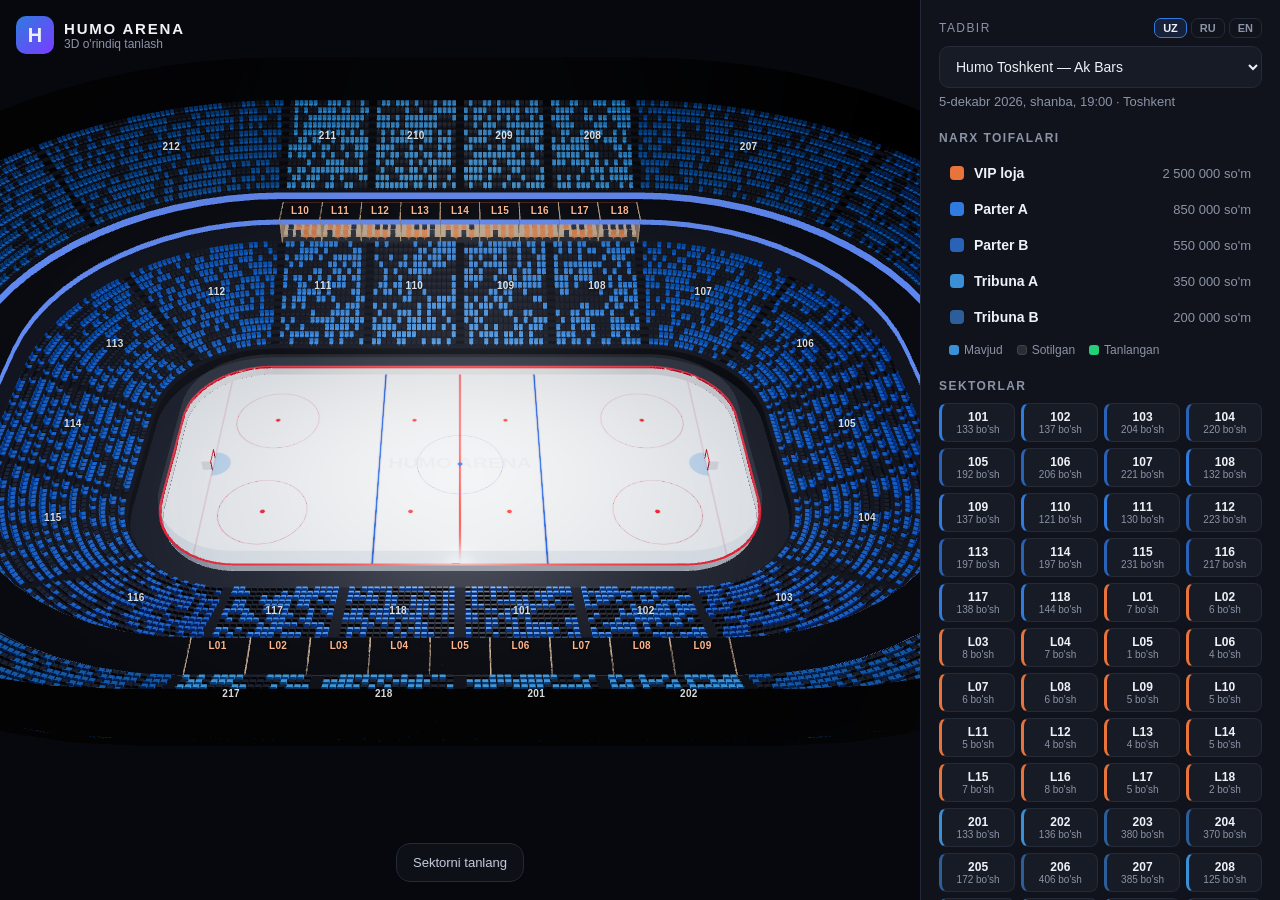
<file: humo-arena-3d/index.html>
<!DOCTYPE html>
<html lang="uz">
<head>
  <meta charset="UTF-8" />
  <meta name="viewport" content="width=device-width, initial-scale=1, maximum-scale=1" />
  <title>Humo Arena 3D — o'rindiq tanlash</title>
  <link rel="stylesheet" href="css/style.css" />
  <script type="importmap">
    { "imports": { "three": "./vendor/three.module.js", "three/addons/": "./vendor/addons/" } }
  </script>
</head>
<body>
  <div id="stage">
    <canvas id="c"></canvas>
    <div id="labels"></div>
    <div id="rowLabels" class="labels"></div>

    <header class="brand">
      <div class="logo">H</div>
      <div>
        <div class="brand-name" id="venueName">HUMO ARENA</div>
        <div class="brand-sub" data-i18n="tagline"></div>
      </div>
    </header>

    <button id="backBtn" class="pill back hidden">← <span id="backLabel"></span></button>
    <div id="secNav" class="sec-nav hidden">
      <button id="prevSec" class="nav-arrow" aria-label="prev">‹</button>
      <button id="nextSec" class="nav-arrow" aria-label="next">›</button>
    </div>
    <div id="hint" class="pill hint" data-i18n="hint"></div>
    <div id="tooltip" class="tooltip hidden"></div>

    <div id="seatCard" class="seat-card hidden">
      <div class="sc-top">
        <span class="sc-view" data-i18n="viewFrom"></span>
        <span class="sc-cat" id="scCat"></span>
      </div>
      <div class="sc-grid">
        <div><small data-i18n="section"></small><b id="scSec"></b></div>
        <div><small data-i18n="row"></small><b id="scRow"></b></div>
        <div><small data-i18n="seat"></small><b id="scSeat"></b></div>
      </div>
      <div class="sc-bottom">
        <div class="sc-price" id="scPrice"></div>
        <button id="scBtn" class="btn primary"></button>
      </div>
    </div>

    <div id="loading" class="loading"><div class="spinner"></div><span data-i18n="loading"></span></div>
  </div>

  <aside id="panel">
    <div class="panel-handle"></div>
    <div class="row-between">
      <label class="lbl" data-i18n="event"></label>
      <div class="langs" id="langs">
        <button data-lang="uz">UZ</button><button data-lang="ru">RU</button><button data-lang="en">EN</button>
      </div>
    </div>
    <select id="eventSel"></select>
    <div id="eventDate" class="muted"></div>

    <h3 data-i18n="categories"></h3>
    <div id="cats"></div>

    <h3 data-i18n="sections"></h3>
    <div id="secList" class="sec-list"></div>

    <div class="cart">
      <h3><span data-i18n="cart"></span> <span id="cartCount" class="badge">0</span></h3>
      <div id="cartItems"></div>
      <div class="row-between total"><span data-i18n="total"></span><b id="cartTotal">0</b></div>
      <button id="checkoutBtn" class="btn primary wide" data-i18n="checkout" disabled></button>
    </div>
  </aside>

  <div id="modal" class="modal hidden">
    <form id="orderForm" class="modal-box">
      <h2 data-i18n="checkout"></h2>
      <div id="orderSummary" class="order-summary"></div>
      <label><span data-i18n="name"></span><input name="name" required autocomplete="name" /></label>
      <label><span data-i18n="phone"></span><input name="phone" required type="tel" placeholder="+998 __ ___ __ __" autocomplete="tel" /></label>
      <div class="row-between gap">
        <button type="button" id="cancelBtn" class="btn" data-i18n="cancel"></button>
        <button type="submit" class="btn primary" data-i18n="pay"></button>
      </div>
    </form>
    <div id="doneBox" class="modal-box hidden">
      <div class="ok">✓</div>
      <h2 data-i18n="orderOk"></h2>
      <p><span data-i18n="orderNo"></span>: <b id="orderNo"></b></p>
      <div id="doneSummary" class="order-summary"></div>
      <button id="doneBtn" class="btn primary wide" data-i18n="close"></button>
    </div>
  </div>

  <script type="module" src="js/app.js"></script>
</body>
</html>
</file>
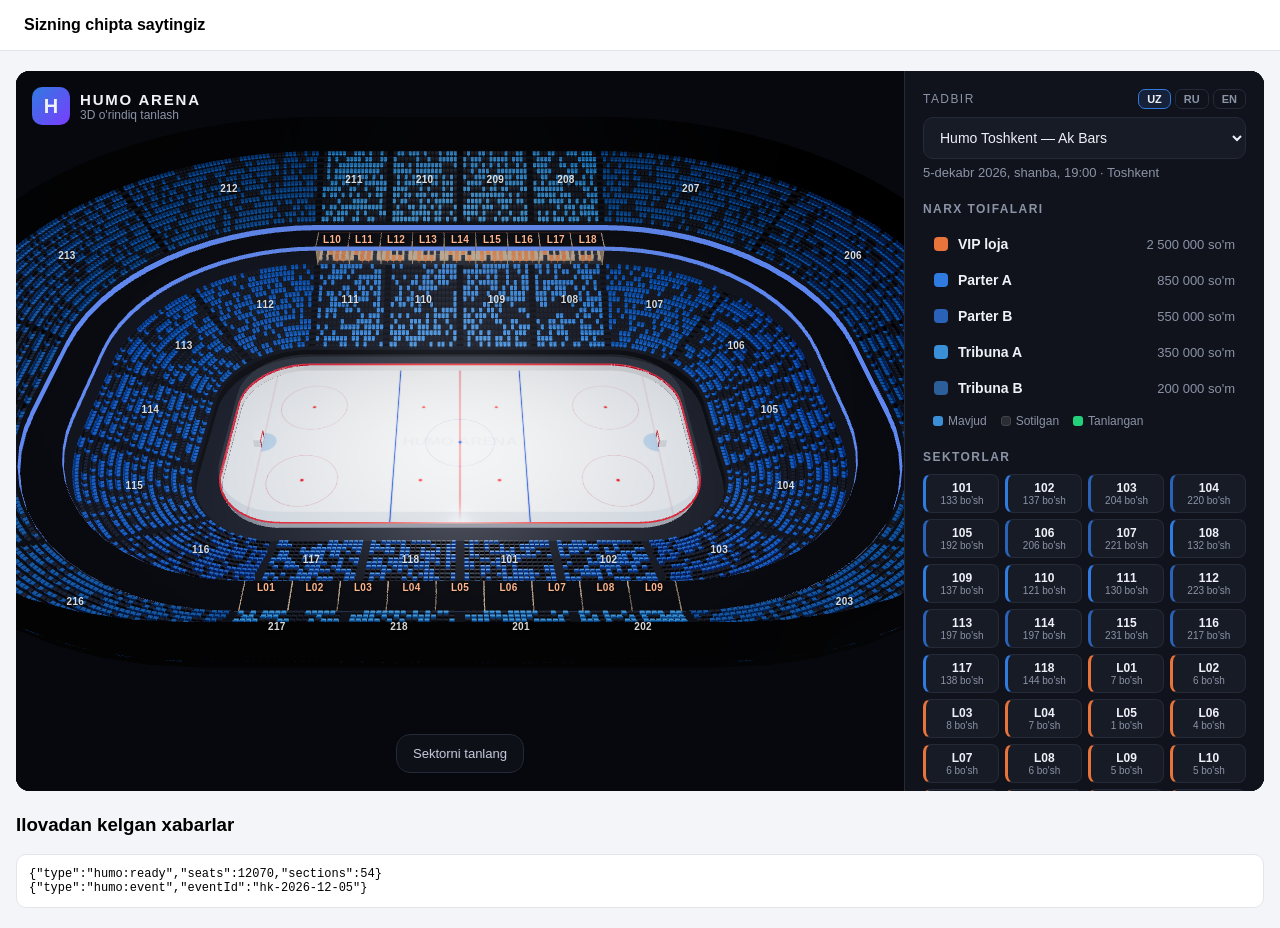
<file: humo-arena-3d/embed-example.html>
<!DOCTYPE html>
<html lang="uz">
<head>
  <meta charset="UTF-8" />
  <meta name="viewport" content="width=device-width, initial-scale=1" />
  <title>Chipta sotuvchi sayti — joylash namunasi</title>
  <style>
    body { margin: 0; font-family: Arial, sans-serif; background: #f4f5f8; }
    header { padding: 16px 24px; background: #fff; border-bottom: 1px solid #e3e5ea; font-weight: 700; }
    main { max-width: 1280px; margin: 20px auto; padding: 0 16px; }
    iframe { width: 100%; height: 720px; border: 0; border-radius: 14px; background: #07080d; }
    pre { background: #fff; border: 1px solid #e3e5ea; border-radius: 10px; padding: 12px; font-size: 12px; max-height: 220px; overflow: auto; }
  </style>
</head>
<body>
  <header>Sizning chipta saytingiz</header>
  <main>
    <iframe id="arena" src="./index.html?lang=uz"></iframe>
    <h3>Ilovadan kelgan xabarlar</h3>
    <pre id="log"></pre>
  </main>
  <script>
    const log = document.getElementById('log');
    window.addEventListener('message', (e) => {
      if (!e.data || !String(e.data.type).startsWith('humo:')) return;
      log.textContent = JSON.stringify(e.data) + '\n' + log.textContent;
      // Masalan, buyurtma kelganda o'z to'lov tizimingizga yo'naltiring:
      // if (e.data.type === 'humo:checkout') location.href = '/pay?order=' + e.data.order.orderId;
    });
  </script>
</body>
</html>
</file>
<file: humo-arena-3d/css/style.css>
:root {
  --bg: #07080d; --panel: #10131b; --panel2: #171b26; --line: #252a38;
  --text: #eef1f7; --muted: #8b93a7; --accent: #2f7be0; --gold: #ffd24a; --green: #22d07a;
  --radius: 14px;
}
* { box-sizing: border-box; }
html, body { margin: 0; height: 100%; background: var(--bg); color: var(--text);
  font-family: Inter, -apple-system, "Segoe UI", Roboto, Arial, sans-serif; overflow: hidden; }
body { display: flex; }
#stage { position: relative; flex: 1; min-width: 0; height: 100%; }
#c { display: block; width: 100%; height: 100%; touch-action: none; outline: none; }
.hidden { display: none !important; }

.brand { position: absolute; top: 16px; left: 16px; display: flex; gap: 10px; align-items: center; pointer-events: none; }
.logo { width: 38px; height: 38px; border-radius: 10px; background: linear-gradient(135deg, #2f7be0, #7a3cff);
  display: grid; place-items: center; font-weight: 900; font-size: 20px; }
.brand-name { font-weight: 800; letter-spacing: .12em; font-size: 15px; }
.brand-sub { color: var(--muted); font-size: 12px; }

.pill { position: absolute; background: rgba(16,19,27,.82); backdrop-filter: blur(8px); border: 1px solid var(--line);
  color: var(--text); border-radius: 999px; padding: 9px 16px; font-size: 13px; }
.back { top: 70px; left: 16px; cursor: pointer; font-weight: 600; }
.back:hover { border-color: var(--accent); }
.hint { bottom: 18px; left: 50%; transform: translateX(-50%); color: #c9d0e0; white-space: nowrap; pointer-events: none; text-align: center; border-radius: 14px; line-height: 1.5; }
.hint .muted { font-size: 12px; }

.tooltip { position: absolute; pointer-events: none; background: rgba(10,12,18,.94); border: 1px solid var(--line);
  border-radius: 10px; padding: 8px 12px; font-size: 13px; transform: translate(14px, 14px); min-width: 140px; }
.tooltip b { font-size: 14px; } .tooltip .muted { font-size: 12px; }

#labels, .labels { position: absolute; inset: 0; pointer-events: none; overflow: hidden; }
.row-label { position: absolute; transform: translate(-50%, -50%); font-size: 10px; font-weight: 700; color: #cfd6e6;
  background: rgba(10,12,18,.7); border-radius: 4px; padding: 0 4px; min-width: 16px; text-align: center; }
.sec-nav { position: absolute; inset: 50% 12px auto 12px; display: flex; justify-content: space-between; pointer-events: none; transform: translateY(-50%); }
.nav-arrow { pointer-events: auto; width: 44px; height: 44px; border-radius: 50%; border: 1px solid var(--line);
  background: rgba(16,19,27,.82); color: var(--text); font-size: 26px; line-height: 1; cursor: pointer; backdrop-filter: blur(8px); }
.nav-arrow:hover { border-color: var(--accent); }
.sec-label { position: absolute; transform: translate(-50%, -50%); font-size: 10px; font-weight: 700;
  color: rgba(255,255,255,.85); text-shadow: 0 1px 3px #000; letter-spacing: .03em; }
.sec-label.vip { color: #ffb48a; }

.seat-card { position: absolute; left: 50%; bottom: 64px; transform: translateX(-50%); width: min(420px, calc(100% - 24px));
  background: rgba(16,19,27,.92); backdrop-filter: blur(10px); border: 1px solid var(--line); border-radius: var(--radius);
  padding: 14px 16px; box-shadow: 0 20px 50px rgba(0,0,0,.5); animation: up .35s ease; }
@keyframes up { from { opacity: 0; transform: translate(-50%, 14px); } }
.sc-top { display: flex; justify-content: space-between; align-items: center; margin-bottom: 10px; }
.sc-view { font-size: 11px; text-transform: uppercase; letter-spacing: .12em; color: var(--muted); }
.sc-cat { font-size: 12px; font-weight: 700; padding: 3px 10px; border-radius: 999px; }
.sc-grid { display: grid; grid-template-columns: repeat(3, 1fr); gap: 8px; }
.sc-grid div { background: var(--panel2); border-radius: 10px; padding: 8px 10px; }
.sc-grid small { display: block; color: var(--muted); font-size: 11px; }
.sc-grid b { font-size: 18px; }
.sc-bottom { display: flex; justify-content: space-between; align-items: center; margin-top: 12px; gap: 10px; }
.sc-price { font-size: 20px; font-weight: 800; }

.btn { border: 1px solid var(--line); background: var(--panel2); color: var(--text); border-radius: 10px;
  padding: 10px 16px; font-size: 14px; font-weight: 600; cursor: pointer; font-family: inherit; }
.btn:hover { border-color: #3a4256; }
.btn.primary { background: var(--accent); border-color: var(--accent); }
.btn.primary:hover { filter: brightness(1.1); }
.btn.danger { background: #3a1d22; border-color: #5a2a31; }
.btn:disabled { opacity: .45; cursor: not-allowed; }
.btn.wide { width: 100%; }

#panel { width: 360px; flex-shrink: 0; height: 100%; overflow-y: auto; background: var(--panel);
  border-left: 1px solid var(--line); padding: 18px 18px 24px; }
.panel-handle { display: none; }
#panel h3 { font-size: 12px; text-transform: uppercase; letter-spacing: .12em; color: var(--muted); margin: 22px 0 10px;
  display: flex; align-items: center; gap: 8px; }
.lbl { font-size: 12px; text-transform: uppercase; letter-spacing: .12em; color: var(--muted); }
.row-between { display: flex; justify-content: space-between; align-items: center; }
.gap { gap: 10px; } .gap .btn { flex: 1; }
.muted { color: var(--muted); font-size: 13px; }
select, input { width: 100%; background: var(--panel2); color: var(--text); border: 1px solid var(--line); border-radius: 10px;
  padding: 11px 12px; font-size: 14px; font-family: inherit; margin: 8px 0 6px; }
.langs { display: flex; gap: 4px; }
.langs button { background: transparent; border: 1px solid var(--line); color: var(--muted); border-radius: 7px;
  padding: 3px 8px; font-size: 11px; cursor: pointer; font-weight: 700; }
.langs button.on { color: var(--text); border-color: var(--accent); background: rgba(47,123,224,.15); }

.cat { display: flex; align-items: center; gap: 10px; padding: 9px 10px; border-radius: 10px; cursor: pointer; border: 1px solid transparent; }
.cat:hover, .cat.on { background: var(--panel2); border-color: var(--line); }
.cat .sw { width: 14px; height: 14px; border-radius: 4px; flex-shrink: 0; }
.cat .nm { flex: 1; font-size: 14px; font-weight: 600; }
.cat .pr { font-size: 13px; color: var(--muted); text-align: right; }
.legend { display: flex; gap: 14px; margin-top: 8px; font-size: 12px; color: var(--muted); padding-left: 10px; }
.legend i { display: inline-block; width: 10px; height: 10px; border-radius: 3px; margin-right: 5px; vertical-align: -1px; }

.sec-list { display: grid; grid-template-columns: repeat(4, 1fr); gap: 6px; }
.sec-btn { background: var(--panel2); border: 1px solid var(--line); border-left: 3px solid; color: var(--text); border-radius: 8px;
  padding: 6px 4px; font-size: 12px; font-weight: 700; cursor: pointer; text-align: center; font-family: inherit; }
.sec-btn small { display: block; font-weight: 500; color: var(--muted); font-size: 10px; }
.sec-btn:hover { border-color: #3a4256; }
.sec-btn.full { opacity: .35; }

.cart { margin-top: 10px; }
.badge { background: var(--accent); color: #fff; border-radius: 999px; padding: 1px 8px; font-size: 11px; letter-spacing: 0; }
.cart-item { display: flex; align-items: center; gap: 10px; padding: 9px 10px; background: var(--panel2); border-radius: 10px; margin-bottom: 6px; font-size: 13px; cursor: pointer; }
.cart-item .ci-main { flex: 1; } .cart-item .ci-main small { color: var(--muted); display: block; }
.cart-item .x { background: none; border: none; color: var(--muted); font-size: 18px; cursor: pointer; padding: 0 4px; }
.cart-item .x:hover { color: #ff6b6b; }
.total { margin: 14px 0 12px; font-size: 15px; } .total b { font-size: 20px; }

.modal { position: fixed; inset: 0; background: rgba(0,0,0,.65); display: grid; place-items: center; z-index: 50; padding: 16px; }
.modal-box { width: min(440px, 100%); background: var(--panel); border: 1px solid var(--line); border-radius: 18px; padding: 22px; }
.modal-box h2 { margin: 0 0 12px; font-size: 20px; }
.modal-box label { display: block; font-size: 12px; color: var(--muted); margin-top: 10px; }
.order-summary { background: var(--panel2); border-radius: 12px; padding: 10px 12px; font-size: 13px; max-height: 200px; overflow: auto; margin-bottom: 8px; }
.order-summary div { display: flex; justify-content: space-between; padding: 3px 0; }
.order-summary .sum { border-top: 1px solid var(--line); margin-top: 6px; padding-top: 8px; font-weight: 800; }
.modal-box .row-between { margin-top: 18px; }
.ok { width: 56px; height: 56px; border-radius: 50%; background: var(--green); color: #05140c; font-size: 30px; font-weight: 900;
  display: grid; place-items: center; margin-bottom: 12px; }

.loading { position: absolute; inset: 0; display: grid; place-content: center; justify-items: center; gap: 14px; background: var(--bg); color: var(--muted); z-index: 5; }
.spinner { width: 38px; height: 38px; border: 3px solid var(--line); border-top-color: var(--accent); border-radius: 50%; animation: spin 1s linear infinite; }
@keyframes spin { to { transform: rotate(360deg); } }

.toast { position: fixed; top: 18px; left: 50%; transform: translateX(-50%); background: #3a1d22; border: 1px solid #5a2a31;
  padding: 10px 16px; border-radius: 10px; font-size: 13px; z-index: 60; }

/* Mobil: panel pastdan chiqadigan varaq */
@media (max-width: 820px) {
  body { flex-direction: column; }
  #stage { flex: 1; min-height: 0; }
  #panel { width: 100%; height: auto; max-height: 42vh; border-left: none; border-top: 1px solid var(--line);
    border-radius: 18px 18px 0 0; padding-top: 8px; }
  .panel-handle { display: block; width: 44px; height: 4px; background: var(--line); border-radius: 4px; margin: 0 auto 10px; }
  .hint { bottom: 10px; font-size: 12px; white-space: normal; width: calc(100% - 24px); text-align: center; border-radius: 12px; }
  .seat-card { bottom: 10px; padding: 10px 12px; }
  .sc-top { margin-bottom: 6px; }
  .sc-grid div { padding: 5px 8px; } .sc-grid b { font-size: 15px; }
  .sc-bottom { margin-top: 8px; } .sc-price { font-size: 16px; }
  .seat-card .btn { padding: 8px 12px; font-size: 13px; }
  body.seat-mode #panel { max-height: 30vh; }
  body.seat-mode .hint { display: none; }
  body.section-mode .hint { padding: 6px 12px; } body.section-mode .hint br, body.section-mode .hint .muted { display: none; }
  .nav-arrow { width: 38px; height: 38px; font-size: 22px; }
  .back { top: 64px; }
  .sec-list { grid-template-columns: repeat(6, 1fr); }
}
</file>
